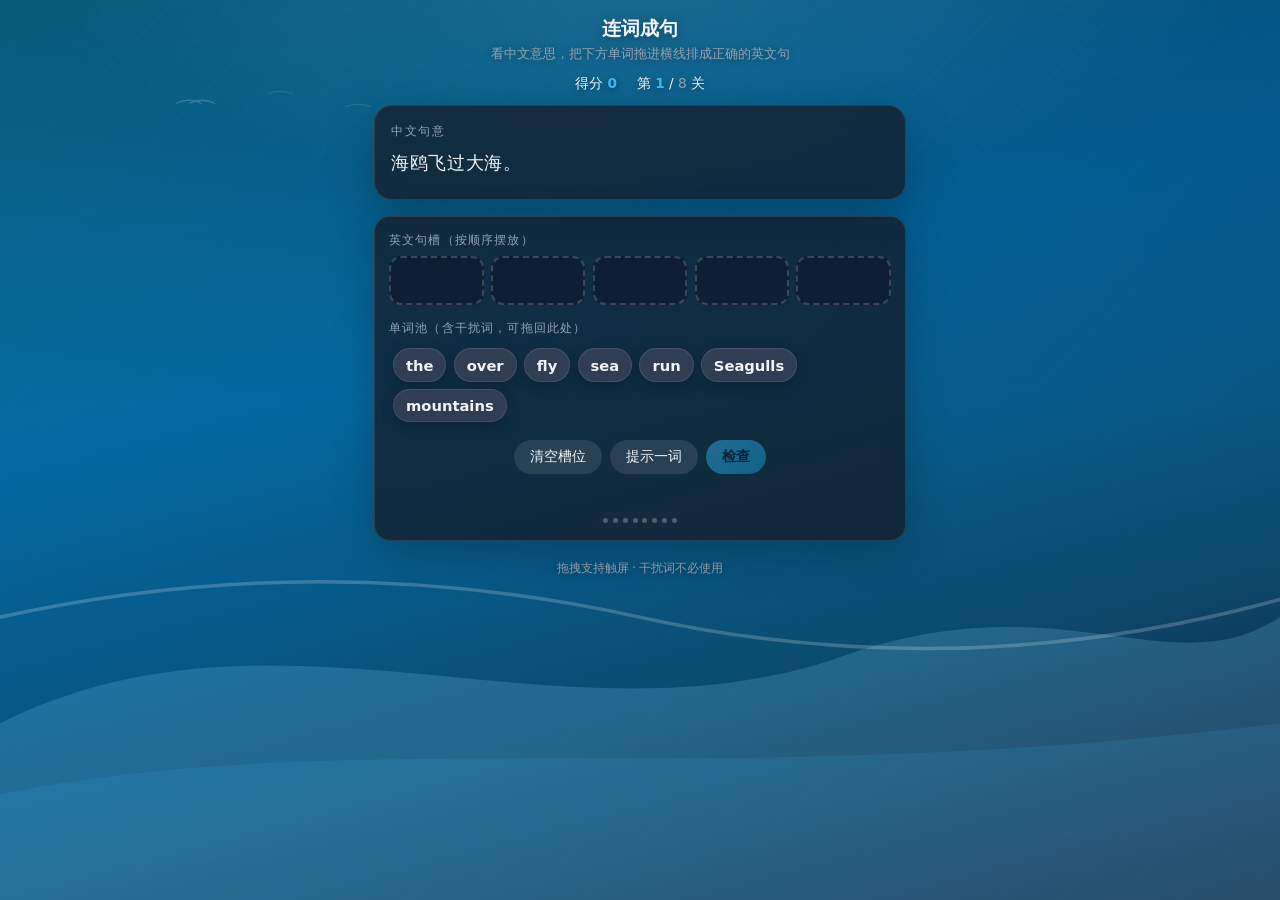
<file: word-puzzle.html>
<!DOCTYPE html>
<html lang="zh-CN">
<head>
  <meta charset="UTF-8" />
  <meta name="viewport" content="width=device-width, initial-scale=1, maximum-scale=1, user-scalable=no" />
  <title>连词成句</title>
  <style>
    :root {
      --panel: rgba(22, 24, 32, 0.72);
      --panel-border: rgba(255, 255, 255, 0.1);
      --text: #f1f5f9;
      --muted: #94a3b8;
      --accent: #38bdf8;
      --chip: rgba(51, 65, 85, 0.95);
      --chip-hi: rgba(71, 85, 105, 0.98);
      --slot: rgba(15, 23, 42, 0.55);
      --ok: #4ade80;
      --bad: #fb7185;
      --font: "SF Pro Text", "PingFang SC", "Microsoft YaHei", system-ui, sans-serif;
    }

    * {
      box-sizing: border-box;
    }

    html, body {
      margin: 0;
      min-height: 100dvh;
    }

    body {
      font-family: var(--font);
      color: var(--text);
      -webkit-tap-highlight-color: transparent;
      transition: background-color 0.8s ease, background-image 0.8s ease;
      background-attachment: fixed;
      min-height: 100dvh;
    }

    body::before {
      content: "";
      position: fixed;
      inset: 0;
      pointer-events: none;
      z-index: 0;
      opacity: var(--scene-overlay-opacity, 0.55);
      background: var(--scene-overlay, radial-gradient(ellipse 80% 60% at 50% 0%, rgba(255,255,255,0.12), transparent 55%));
      background-size: var(--scene-overlay-size, cover);
    }

    .wrap {
      position: relative;
      z-index: 1;
      max-width: 560px;
      margin: 0 auto;
      padding: 1rem 0.9rem 2rem;
    }

    header {
      text-align: center;
      margin-bottom: 0.75rem;
    }

    header h1 {
      font-size: 1.2rem;
      font-weight: 700;
      margin: 0 0 0.25rem;
      text-shadow: 0 2px 12px rgba(0, 0, 0, 0.35);
    }

    header p {
      margin: 0;
      font-size: 0.8rem;
      color: var(--muted);
      text-shadow: 0 1px 8px rgba(0, 0, 0, 0.4);
    }

    .stats {
      display: flex;
      justify-content: center;
      gap: 1.25rem;
      margin-bottom: 0.75rem;
      font-size: 0.85rem;
      text-shadow: 0 1px 6px rgba(0, 0, 0, 0.35);
    }

    .stats span {
      color: var(--muted);
    }

    .stats strong {
      color: var(--accent);
    }

    .zh-card {
      background: var(--panel);
      border: 1px solid var(--panel-border);
      border-radius: 18px;
      padding: 1.15rem 1rem 1.25rem;
      margin-bottom: 1rem;
      box-shadow: 0 16px 48px rgba(0, 0, 0, 0.25);
      backdrop-filter: blur(12px);
    }

    .zh-label {
      font-size: 0.72rem;
      letter-spacing: 0.12em;
      color: var(--muted);
      margin-bottom: 0.5rem;
    }

    .zh-text {
      font-size: 1.12rem;
      line-height: 1.75;
      text-align: justify;
      letter-spacing: 0.03em;
    }

    .work-card {
      background: var(--panel);
      border: 1px solid var(--panel-border);
      border-radius: 16px;
      padding: 1rem 0.85rem 1.1rem;
      box-shadow: 0 12px 40px rgba(0, 0, 0, 0.22);
      backdrop-filter: blur(10px);
    }

    .section-label {
      font-size: 0.72rem;
      color: var(--muted);
      letter-spacing: 0.1em;
      margin-bottom: 0.5rem;
    }

    .sentence-row {
      display: flex;
      flex-wrap: wrap;
      align-items: stretch;
      gap: 0.45rem;
      min-height: 3.1rem;
      margin-bottom: 1rem;
    }

    .slot {
      min-width: 3.2rem;
      min-height: 2.85rem;
      flex: 1 1 auto;
      max-width: 100%;
      border-radius: 12px;
      border: 2px dashed rgba(255, 255, 255, 0.18);
      background: var(--slot);
      display: flex;
      align-items: center;
      justify-content: center;
      padding: 0.2rem;
      transition: border-color 0.2s, background 0.2s;
    }

    .slot.drag-over {
      border-color: var(--accent);
      background: rgba(56, 189, 248, 0.12);
    }

    .slot.shake {
      animation: shake 0.45s ease;
    }

    @keyframes shake {
      0%, 100% { transform: translateX(0); }
      25% { transform: translateX(-5px); }
      75% { transform: translateX(5px); }
    }

    .bank {
      display: flex;
      flex-wrap: wrap;
      gap: 0.45rem;
      min-height: 3rem;
      align-items: flex-start;
      align-content: flex-start;
      border-radius: 12px;
      padding: 0.25rem;
      transition: outline 0.15s, background 0.15s;
    }

    .bank.drag-over {
      outline: 2px dashed rgba(56, 189, 248, 0.45);
      background: rgba(56, 189, 248, 0.06);
    }

    .chip {
      display: inline-flex;
      align-items: center;
      justify-content: center;
      padding: 0.45rem 0.75rem;
      border-radius: 999px;
      background: var(--chip);
      border: 1px solid rgba(255, 255, 255, 0.1);
      font-size: 0.92rem;
      font-weight: 600;
      color: var(--text);
      cursor: grab;
      user-select: none;
      touch-action: none;
      box-shadow: 0 4px 14px rgba(0, 0, 0, 0.2);
      transition: transform 0.12s, box-shadow 0.15s;
    }

    .chip:hover {
      background: var(--chip-hi);
    }

    .chip.dragging {
      cursor: grabbing;
      z-index: 100000;
      box-shadow: 0 12px 32px rgba(0, 0, 0, 0.45);
      opacity: 0.98;
      transition: none !important;
      margin: 0;
    }

    .actions {
      display: flex;
      flex-wrap: wrap;
      justify-content: center;
      gap: 0.5rem;
      margin-top: 0.85rem;
    }

    .btn {
      border: none;
      border-radius: 999px;
      padding: 0.5rem 1rem;
      font-size: 0.85rem;
      font-family: inherit;
      cursor: pointer;
      background: rgba(255, 255, 255, 0.1);
      color: var(--text);
      transition: filter 0.15s, transform 0.08s;
    }

    .btn:active {
      transform: scale(0.98);
    }

    .btn-primary {
      background: linear-gradient(135deg, #38bdf8, #0ea5e9);
      color: #0f172a;
      font-weight: 600;
    }

    .btn-primary:disabled {
      opacity: 0.45;
      cursor: not-allowed;
    }

    .feedback {
      text-align: center;
      min-height: 1.35rem;
      font-size: 0.88rem;
      margin-top: 0.65rem;
    }

    .feedback.ok {
      color: var(--ok);
    }

    .feedback.bad {
      color: var(--bad);
    }

    .dots {
      display: flex;
      justify-content: center;
      gap: 0.3rem;
      margin-top: 0.75rem;
    }

    .dots i {
      width: 5px;
      height: 5px;
      border-radius: 50%;
      background: rgba(255, 255, 255, 0.25);
    }

    .dots i.done {
      background: var(--accent);
    }

    .overlay {
      display: none;
      position: fixed;
      inset: 0;
      z-index: 50;
      background: rgba(15, 23, 42, 0.88);
      align-items: center;
      justify-content: center;
      padding: 1rem;
    }

    .overlay.show {
      display: flex;
    }

    .modal {
      background: rgba(30, 41, 59, 0.98);
      border-radius: 18px;
      padding: 1.5rem;
      max-width: 340px;
      width: 100%;
      text-align: center;
      border: 1px solid var(--panel-border);
    }

    .modal h2 {
      margin: 0 0 0.5rem;
      font-size: 1.2rem;
    }

    .modal p {
      margin: 0 0 1rem;
      color: var(--muted);
      font-size: 0.9rem;
      line-height: 1.5;
    }

    .modal .big {
      font-size: 1.75rem;
      font-weight: 800;
      color: var(--accent);
      margin-bottom: 1rem;
    }

    footer {
      text-align: center;
      margin-top: 1.25rem;
      font-size: 0.72rem;
      color: var(--muted);
      text-shadow: 0 1px 6px rgba(0, 0, 0, 0.35);
    }
  </style>
</head>
<body>
  <div class="wrap">
    <header>
      <h1>连词成句</h1>
      <p>看中文意思，把下方单词拖进横线排成正确的英文句</p>
    </header>

    <div class="stats">
      <div>得分 <strong id="score">0</strong></div>
      <div>第 <strong id="round">1</strong> / <span id="total">8</span> 关</div>
    </div>

    <div class="zh-card">
      <div class="zh-label">中文句意</div>
      <div class="zh-text" id="zhLine"></div>
    </div>

    <div class="work-card">
      <div class="section-label">英文句槽（按顺序摆放）</div>
      <div class="sentence-row" id="sentenceRow" aria-live="polite"></div>
      <div class="section-label">单词池（含干扰词，可拖回此处）</div>
      <div class="bank" id="bank"></div>
      <div class="actions">
        <button type="button" class="btn" id="btnClear">清空槽位</button>
        <button type="button" class="btn" id="btnHint">提示一词</button>
        <button type="button" class="btn btn-primary" id="btnCheck" disabled>检查</button>
      </div>
      <div class="feedback" id="feedback"></div>
      <div class="dots" id="dots"></div>
    </div>

    <div class="overlay" id="overlay">
      <div class="modal">
        <h2 id="endTitle">完成</h2>
        <p id="endDesc"></p>
        <div class="big" id="endScore">0</div>
        <button type="button" class="btn btn-primary" id="btnRestart">再玩一局</button>
      </div>
    </div>

    <footer>拖拽支持触屏 · 干扰词不必使用</footer>
  </div>

  <script>
    (function () {
      function svgUrl(svg) {
        return (
          'url("data:image/svg+xml;charset=utf-8,' +
          encodeURIComponent(svg.replace(/\s+/g, " ").trim()) +
          '")'
        );
      }

      const LEVELS = [
        {
          zh: "海鸥飞过大海。",
          words: ["Seagulls", "fly", "over", "the", "sea"],
          decoy: ["run", "mountains"],
          baseColor: "#0c1929",
          bgImage: [
            "linear-gradient(180deg, rgba(0,40,80,0.35) 0%, transparent 45%)",
            svgUrl(
              '<svg xmlns="http://www.w3.org/2000/svg" viewBox="0 0 800 120"><path fill="none" stroke="rgba(255,255,255,0.25)" stroke-width="2" d="M60 50 Q80 40 100 50 M80 50 Q100 40 120 50"/><path fill="none" stroke="rgba(255,255,255,0.18)" stroke-width="1.5" d="M200 35 Q220 28 240 35"/><path fill="none" stroke="rgba(255,255,255,0.2)" stroke-width="1.5" d="M320 55 Q340 48 360 55"/></svg>'
            ),
            svgUrl(
              '<svg xmlns="http://www.w3.org/2000/svg" viewBox="0 0 1440 280" preserveAspectRatio="none"><path fill="rgba(125,211,252,0.2)" d="M0 180 C320 100 640 200 960 140 C1200 100 1320 160 1440 120 L1440 280 L0 280z"/><path fill="rgba(56,189,248,0.12)" d="M0 220 C400 180 800 220 1440 180 L1440 280 L0 280z"/><path fill="none" stroke="rgba(255,255,255,0.2)" stroke-width="2" d="M0 120 Q360 80 720 120 T1440 110"/></svg>'
            ),
            "linear-gradient(165deg, #0e7490 0%, #0369a1 38%, #0c4a6e 72%, #0f172a 100%)"
          ].join(", "),
          bgSize: "auto, 520px 90px, 100% 55%, cover",
          bgPosition: "center, 18% 8%, center bottom, center",
          bgRepeat: "no-repeat, no-repeat, no-repeat, no-repeat",
          overlay:
            "repeating-linear-gradient(135deg, transparent, transparent 40px, rgba(255,255,255,0.02) 40px, rgba(255,255,255,0.02) 42px), radial-gradient(ellipse 90% 50% at 50% -5%, rgba(125,211,252,0.35), transparent 55%)",
          overlayOpacity: "0.5"
        },
        {
          zh: "月亮照在湖面上。",
          words: ["The", "moon", "shines", "on", "the", "lake"],
          decoy: ["sun", "dark"],
          baseColor: "#0f0a1a",
          bgImage: [
            "linear-gradient(180deg, rgba(30,27,75,0.6) 0%, transparent 55%)",
            svgUrl(
              '<svg xmlns="http://www.w3.org/2000/svg" viewBox="0 0 400 400"><circle cx="300" cy="90" r="42" fill="rgba(254,249,195,0.35)"/><circle cx="300" cy="90" r="36" fill="rgba(254,240,138,0.25)"/></svg>'
            ),
            svgUrl(
              '<svg xmlns="http://www.w3.org/2000/svg" viewBox="0 0 800 200"><ellipse cx="400" cy="120" rx="380" ry="60" fill="rgba(30,58,138,0.35)"/><ellipse cx="400" cy="130" rx="360" ry="40" fill="rgba(59,130,246,0.15)"/></svg>'
            ),
            svgUrl(
              '<svg xmlns="http://www.w3.org/2000/svg" viewBox="0 0 600 200"><circle cx="80" cy="40" r="1.2" fill="white"/><circle cx="140" cy="25" r="0.8" fill="white"/><circle cx="220" cy="55" r="1" fill="white"/><circle cx="400" cy="30" r="1.1" fill="white"/><circle cx="500" cy="70" r="0.7" fill="white"/></svg>'
            ),
            "linear-gradient(160deg, #1e1b4b 0%, #312e81 42%, #1e293b 100%)"
          ].join(", "),
          bgSize: "cover, 280px 280px, 100% 45%, 600px 200px, cover",
          bgPosition: "center, 78% 6%, center 85%, 20% 12%, center",
          bgRepeat: "no-repeat, no-repeat, no-repeat, no-repeat, no-repeat",
          overlay: "radial-gradient(ellipse 70% 40% at 75% 15%, rgba(254,249,195,0.2), transparent 50%)",
          overlayOpacity: "0.55"
        },
        {
          zh: "松鼠爬上大树。",
          words: ["The", "squirrel", "climbs", "the", "big", "tree"],
          decoy: ["slowly", "fish"],
          baseColor: "#052e16",
          bgImage: [
            svgUrl(
              '<svg xmlns="http://www.w3.org/2000/svg" viewBox="0 0 200 240"><polygon fill="rgba(22,101,52,0.9)" points="100,10 40,200 160,200"/><polygon fill="rgba(21,128,61,0.85)" points="100,50 55,200 145,200"/></svg>'
            ),
            svgUrl(
              '<svg xmlns="http://www.w3.org/2000/svg" viewBox="0 0 200 240"><polygon fill="rgba(20,83,45,0.75)" points="100,30 50,200 150,200"/></svg>'
            ),
            svgUrl(
              '<svg xmlns="http://www.w3.org/2000/svg" viewBox="0 0 800 120"><ellipse cx="400" cy="100" rx="400" ry="40" fill="rgba(20,83,45,0.5)"/></svg>'
            ),
            "linear-gradient(175deg, #166534 0%, #14532d 50%, #052e16 100%)"
          ].join(", "),
          bgSize: "120px 200px, 100px 220px, 100% 35%, cover",
          bgPosition: "12% 100%, 88% 100%, center bottom, center",
          bgRepeat: "no-repeat, no-repeat, no-repeat, no-repeat",
          overlay:
            "radial-gradient(ellipse 100% 60% at 50% 0%, rgba(187,247,208,0.25), transparent 55%), linear-gradient(180deg, rgba(34,197,94,0.12), transparent 40%)",
          overlayOpacity: "0.45"
        },
        {
          zh: "早餐我喝咖啡。",
          words: ["I", "drink", "coffee", "for", "breakfast"],
          decoy: ["tea", "sleep"],
          baseColor: "#1c1410",
          bgImage: [
            svgUrl(
              '<svg xmlns="http://www.w3.org/2000/svg" viewBox="0 0 200 200"><path fill="none" stroke="rgba(255,255,255,0.15)" stroke-width="2" d="M70 160 Q90 120 85 90 Q80 60 95 40"/><path fill="none" stroke="rgba(255,255,255,0.1)" stroke-width="2" d="M100 165 Q115 130 110 95 Q105 65 118 45"/></svg>'
            ),
            svgUrl(
              '<svg xmlns="http://www.w3.org/2000/svg" viewBox="0 0 240 200"><ellipse cx="120" cy="130" rx="70" ry="45" fill="rgba(120,53,15,0.5)"/><rect x="95" y="85" width="50" height="50" rx="8" fill="rgba(69,26,3,0.6)"/></svg>'
            ),
            "radial-gradient(ellipse 80% 50% at 50% 0%, rgba(251,191,36,0.35), transparent 55%)",
            "linear-gradient(180deg, #78350f 0%, #451a03 45%, #1c1917 100%)"
          ].join(", "),
          bgSize: "180px 180px, 240px 200px, cover, cover",
          bgPosition: "70% 15%, 50% 75%, center top, center",
          bgRepeat: "no-repeat, no-repeat, no-repeat, no-repeat",
          overlay: "radial-gradient(circle at 50% 20%, rgba(254,215,170,0.2), transparent 45%)",
          overlayOpacity: "0.5"
        },
        {
          zh: "火车穿过隧道。",
          words: ["The", "train", "goes", "through", "the", "tunnel"],
          decoy: ["car", "sky"],
          baseColor: "#111827",
          bgImage: [
            svgUrl(
              '<svg xmlns="http://www.w3.org/2000/svg" viewBox="0 0 400 300"><ellipse cx="200" cy="150" rx="160" ry="130" fill="none" stroke="rgba(75,85,99,0.8)" stroke-width="24"/><ellipse cx="200" cy="150" rx="120" ry="100" fill="#030712"/><ellipse cx="200" cy="150" rx="90" ry="75" fill="rgba(250,204,21,0.35)"/></svg>'
            ),
            "linear-gradient(105deg, transparent 35%, rgba(250,204,21,0.25) 50%, transparent 65%)",
            "linear-gradient(185deg, #374151 0%, #1f2937 40%, #030712 100%)"
          ].join(", "),
          bgSize: "min(90vw, 420px) auto, cover, cover",
          bgPosition: "center 55%, center, center",
          bgRepeat: "no-repeat, no-repeat, no-repeat",
          overlay: "linear-gradient(90deg, rgba(0,0,0,0.4) 0%, transparent 30%, transparent 70%, rgba(0,0,0,0.4) 100%)",
          overlayOpacity: "0.4"
        },
        {
          zh: "我们在沙滩上玩。",
          words: ["We", "play", "on", "the", "sand"],
          decoy: ["snow", "home"],
          baseColor: "#431407",
          bgImage: [
            svgUrl(
              '<svg xmlns="http://www.w3.org/2000/svg" viewBox="0 0 200 200"><circle cx="100" cy="60" r="35" fill="rgba(253,224,71,0.45)"/><circle cx="100" cy="65" r="28" fill="rgba(251,191,36,0.35)"/></svg>'
            ),
            svgUrl(
              '<svg xmlns="http://www.w3.org/2000/svg" viewBox="0 0 800 100"><path fill="rgba(254,215,170,0.35)" d="M0 40 Q200 20 400 40 T800 35 L800 100 L0 100z"/></svg>'
            ),
            "linear-gradient(180deg, rgba(56,189,248,0.35) 0%, rgba(14,165,233,0.2) 35%, transparent 55%)",
            "linear-gradient(175deg, #fbbf24 0%, #ea580c 35%, #9a3412 70%, #1c1917 100%)"
          ].join(", "),
          bgSize: "200px 200px, 100% 120px, cover, cover",
          bgPosition: "80% 5%, center 42%, center top, center",
          bgRepeat: "no-repeat, no-repeat, no-repeat, no-repeat",
          overlay: "radial-gradient(ellipse 100% 70% at 50% 100%, rgba(254,215,170,0.35), transparent 50%)",
          overlayOpacity: "0.45"
        },
        {
          zh: "图书馆很安静。",
          words: ["The", "library", "is", "very", "quiet"],
          decoy: ["loud", "park"],
          baseColor: "#1e293b",
          bgImage: [
            svgUrl(
              '<svg xmlns="http://www.w3.org/2000/svg" viewBox="0 0 400 300"><rect x="20" y="20" width="50" height="260" fill="rgba(71,85,105,0.4)"/><rect x="80" y="40" width="45" height="240" fill="rgba(51,65,85,0.5)"/><rect x="135" y="30" width="48" height="250" fill="rgba(71,85,105,0.45)"/><rect x="190" y="50" width="44" height="230" fill="rgba(51,65,85,0.5)"/><rect x="245" y="25" width="50" height="255" fill="rgba(71,85,105,0.4)"/></svg>'
            ),
            "linear-gradient(180deg, rgba(15,23,42,0.5) 0%, transparent 40%)",
            "linear-gradient(165deg, #475569 0%, #334155 50%, #0f172a 100%)"
          ].join(", "),
          bgSize: "min(95vw, 400px) auto, cover, cover",
          bgPosition: "center 60%, center, center",
          bgRepeat: "no-repeat, no-repeat, no-repeat",
          overlay: "radial-gradient(ellipse 80% 50% at 50% 0%, rgba(148,163,184,0.2), transparent 55%)",
          overlayOpacity: "0.5"
        },
        {
          zh: "雨后有彩虹。",
          words: ["A", "rainbow", "comes", "after", "rain"],
          decoy: ["sun", "wind"],
          baseColor: "#172554",
          bgImage: [
            svgUrl(
              '<svg xmlns="http://www.w3.org/2000/svg" viewBox="0 0 400 200"><defs><linearGradient id="r" x1="0" x2="1"><stop offset="0" stop-color="#ef4444"/><stop offset="0.2" stop-color="#f97316"/><stop offset="0.4" stop-color="#eab308"/><stop offset="0.55" stop-color="#22c55e"/><stop offset="0.7" stop-color="#3b82f6"/><stop offset="0.85" stop-color="#8b5cf6"/><stop offset="1" stop-color="#a855f7"/></linearGradient></defs><path fill="none" stroke="url(#r)" stroke-width="14" stroke-linecap="round" d="M40 180 A160 160 0 0 1 360 180"/></svg>'
            ),
            svgUrl(
              '<svg xmlns="http://www.w3.org/2000/svg" viewBox="0 0 400 160"><path fill="rgba(21,128,61,0.7)" d="M0 160 L80 60 L160 160 Z"/><path fill="rgba(22,101,52,0.75)" d="M200 160 L280 50 L360 160 Z"/></svg>'
            ),
            "linear-gradient(180deg, rgba(59,130,246,0.4) 0%, rgba(147,197,253,0.15) 45%, transparent 70%)",
            "linear-gradient(180deg, #4c1d95 0%, #5b21b6 25%, #2563eb 55%, #0ea5e9 85%, #0369a1 100%)"
          ].join(", "),
          bgSize: "min(95vw, 420px) auto, 100% 45%, cover, cover",
          bgPosition: "center 75%, center bottom, center top, center",
          bgRepeat: "no-repeat, no-repeat, no-repeat, no-repeat",
          overlay: "linear-gradient(180deg, rgba(255,255,255,0.08), transparent 35%)",
          overlayOpacity: "0.4"
        }
      ];

      let levelIndex = 0;
      let score = 0;
      let chipSeq = 0;
      let locked = false;
      let hintsUsed = 0;

      const chips = {};

      const el = {
        zhLine: document.getElementById("zhLine"),
        sentenceRow: document.getElementById("sentenceRow"),
        bank: document.getElementById("bank"),
        feedback: document.getElementById("feedback"),
        score: document.getElementById("score"),
        round: document.getElementById("round"),
        total: document.getElementById("total"),
        btnCheck: document.getElementById("btnCheck"),
        btnClear: document.getElementById("btnClear"),
        btnHint: document.getElementById("btnHint"),
        dots: document.getElementById("dots"),
        overlay: document.getElementById("overlay"),
        endTitle: document.getElementById("endTitle"),
        endDesc: document.getElementById("endDesc"),
        endScore: document.getElementById("endScore"),
        btnRestart: document.getElementById("btnRestart")
      };

      let dragState = null;

      function shuffle(arr) {
        const a = arr.slice();
        for (let i = a.length - 1; i > 0; i--) {
          const j = Math.floor(Math.random() * (i + 1));
          [a[i], a[j]] = [a[j], a[i]];
        }
        return a;
      }

      function applyScene(level) {
        document.body.style.backgroundColor = level.baseColor || "#0f172a";
        document.body.style.backgroundImage = level.bgImage;
        document.body.style.backgroundSize = level.bgSize;
        document.body.style.backgroundPosition = level.bgPosition;
        document.body.style.backgroundRepeat = level.bgRepeat;
        document.documentElement.style.setProperty("--scene-overlay", level.overlay || "transparent");
        document.documentElement.style.setProperty(
          "--scene-overlay-opacity",
          level.overlayOpacity != null ? String(level.overlayOpacity) : "0.5"
        );
        document.documentElement.style.setProperty("--scene-overlay-size", level.overlaySize || "cover");
      }

      function makeChip(text) {
        const id = "c" + chipSeq++;
        chips[id] = { id: id, text: text };
        const d = document.createElement("div");
        d.className = "chip";
        d.textContent = text;
        d.dataset.chipId = id;
        d.addEventListener("pointerdown", onChipPointerDown);
        return d;
      }

      function clearChipsMap() {
        for (const k in chips) delete chips[k];
        chipSeq = 0;
      }

      function slotCount() {
        return LEVELS[levelIndex].words.length;
      }

      function filledCount() {
        return el.sentenceRow.querySelectorAll(".slot .chip").length;
      }

      function updateCheckBtn() {
        el.btnCheck.disabled = locked || filledCount() !== slotCount();
      }

      function setFeedback(t, kind) {
        el.feedback.textContent = t;
        el.feedback.className = "feedback" + (kind ? " " + kind : "");
      }

      function renderDots() {
        el.dots.innerHTML = "";
        for (let i = 0; i < LEVELS.length; i++) {
          const dot = document.createElement("i");
          if (i < levelIndex) dot.classList.add("done");
          el.dots.appendChild(dot);
        }
      }

      function placeChipIn(elParent, chipEl) {
        const existing = elParent.querySelector(".chip");
        if (existing && existing !== chipEl) {
          el.bank.appendChild(existing);
        }
        elParent.appendChild(chipEl);
      }

      function onChipPointerDown(e) {
        if (locked) return;
        const chip = e.target.closest(".chip");
        if (!chip) return;
        e.preventDefault();
        const rect = chip.getBoundingClientRect();
        const offsetX = e.clientX - rect.left;
        const offsetY = e.clientY - rect.top;
        dragState = {
          chip: chip,
          offsetX: offsetX,
          offsetY: offsetY,
          from: chip.parentElement
        };
        chip.classList.add("dragging");
        document.body.appendChild(chip);
        chip.style.cssText =
          "position:fixed;left:" +
          rect.left +
          "px;top:" +
          rect.top +
          "px;width:" +
          rect.width +
          "px;min-width:" +
          rect.width +
          "px;height:" +
          rect.height +
          "px;box-sizing:border-box;margin:0;pointer-events:none;z-index:100000;";
        try {
          chip.setPointerCapture(e.pointerId);
        } catch (err) {}
        window.addEventListener("pointermove", onChipPointerMove);
        window.addEventListener("pointerup", onChipPointerUp);
        window.addEventListener("pointercancel", onChipPointerUp);
      }

      function onChipPointerMove(e) {
        if (!dragState) return;
        const d = dragState;
        d.chip.style.left = e.clientX - d.offsetX + "px";
        d.chip.style.top = e.clientY - d.offsetY + "px";
        document.querySelectorAll(".slot").forEach(function (s) {
          s.classList.remove("drag-over");
        });
        const under = elementUnderPointer(e.clientX, e.clientY);
        const slot = under && under.closest(".slot");
        if (slot) slot.classList.add("drag-over");
        const bank = under && under.closest("#bank");
        if (bank) el.bank.classList.add("drag-over");
        else el.bank.classList.remove("drag-over");
      }

      function elementUnderPointer(x, y) {
        return document.elementFromPoint(x, y);
      }

      function onChipPointerUp(e) {
        if (!dragState) return;
        const d = dragState;
        const chip = d.chip;
        try {
          chip.releasePointerCapture(e.pointerId);
        } catch (err) {}
        window.removeEventListener("pointermove", onChipPointerMove);
        window.removeEventListener("pointerup", onChipPointerUp);
        window.removeEventListener("pointercancel", onChipPointerUp);

        document.querySelectorAll(".slot").forEach(function (s) {
          s.classList.remove("drag-over");
        });
        el.bank.classList.remove("drag-over");

        const under = document.elementFromPoint(e.clientX, e.clientY);
        chip.classList.remove("dragging");
        chip.style.cssText = "";

        const slot = under && under.closest(".slot");
        const bankHit = under && (under.closest("#bank") || under.id === "bank");

        if (slot) {
          placeChipIn(slot, chip);
        } else if (bankHit) {
          el.bank.appendChild(chip);
        } else {
          (d.from || el.bank).appendChild(chip);
        }

        dragState = null;
        setFeedback("");
        updateCheckBtn();
      }

      function collectAnswer() {
        const slots = el.sentenceRow.querySelectorAll(".slot");
        const out = [];
        slots.forEach(function (s) {
          const c = s.querySelector(".chip");
          out.push(c ? chips[c.dataset.chipId].text : null);
        });
        return out;
      }

      function checkAnswer() {
        if (locked) return;
        const ans = collectAnswer();
        const target = LEVELS[levelIndex].words;
        const ok = ans.every(function (w, i) {
          return w === target[i];
        });
        locked = true;
        if (ok) {
          const bonus = Math.max(0, 4 - hintsUsed);
          const pts = 15 + bonus * 2;
          score += pts;
          el.score.textContent = String(score);
          setFeedback("太棒了！+" + pts + " 分", "ok");
          setTimeout(nextLevel, 850);
        } else {
          setFeedback("顺序或选词不对，可拖回单词池重排", "bad");
          el.sentenceRow.querySelectorAll(".slot").forEach(function (s) {
            s.classList.add("shake");
          });
          setTimeout(function () {
            el.sentenceRow.querySelectorAll(".slot").forEach(function (s) {
              s.classList.remove("shake");
            });
            locked = false;
            updateCheckBtn();
            setFeedback("");
          }, 550);
        }
      }

      function nextLevel() {
        levelIndex++;
        hintsUsed = 0;
        locked = false;
        if (levelIndex >= LEVELS.length) {
          locked = true;
          el.endTitle.textContent = "全部通关";
          el.endDesc.textContent = "你已经把每句英文都排对了。";
          el.endScore.textContent = String(score);
          el.overlay.classList.add("show");
          return;
        }
        loadLevel();
      }

      function loadLevel() {
        clearChipsMap();
        const L = LEVELS[levelIndex];
        applyScene(L);
        el.zhLine.textContent = L.zh;
        el.total.textContent = String(LEVELS.length);
        el.round.textContent = String(levelIndex + 1);
        el.sentenceRow.innerHTML = "";
        el.bank.innerHTML = "";
        for (let i = 0; i < L.words.length; i++) {
          const slot = document.createElement("div");
          slot.className = "slot";
          slot.dataset.index = String(i);
          el.sentenceRow.appendChild(slot);
        }
        const pool = shuffle(L.words.concat(L.decoy || []));
        pool.forEach(function (w) {
          el.bank.appendChild(makeChip(w));
        });
        setFeedback("");
        locked = false;
        updateCheckBtn();
        renderDots();
      }

      function resetGame() {
        levelIndex = 0;
        score = 0;
        hintsUsed = 0;
        el.score.textContent = "0";
        el.overlay.classList.remove("show");
        loadLevel();
      }

      el.btnCheck.addEventListener("click", checkAnswer);

      el.btnClear.addEventListener("click", function () {
        if (locked) return;
        el.sentenceRow.querySelectorAll(".slot .chip").forEach(function (c) {
          el.bank.appendChild(c);
        });
        setFeedback("");
        updateCheckBtn();
      });

      el.btnHint.addEventListener("click", function () {
        if (locked) return;
        const target = LEVELS[levelIndex].words;
        const slots = el.sentenceRow.querySelectorAll(".slot");
        let k = -1;
        for (let i = 0; i < target.length; i++) {
          const c = slots[i].querySelector(".chip");
          const got = c ? chips[c.dataset.chipId].text : null;
          if (got !== target[i]) {
            k = i;
            break;
          }
        }
        if (k < 0) return;
        const want = target[k];
        let donor = null;
        el.bank.querySelectorAll(".chip").forEach(function (c) {
          if (chips[c.dataset.chipId].text === want && !donor) donor = c;
        });
        if (!donor) {
          slots.forEach(function (s, i) {
            if (i !== k && !donor) {
              const c = s.querySelector(".chip");
              if (c && chips[c.dataset.chipId].text === want) donor = c;
            }
          });
        }
        if (!donor) return;
        hintsUsed++;
        placeChipIn(slots[k], donor);
        setFeedback("已放入第 " + (k + 1) + " 个词（得分奖励减少）", "");
        updateCheckBtn();
      });

      el.btnRestart.addEventListener("click", resetGame);

      loadLevel();
    })();
  </script>
</body>
</html>
</file>
